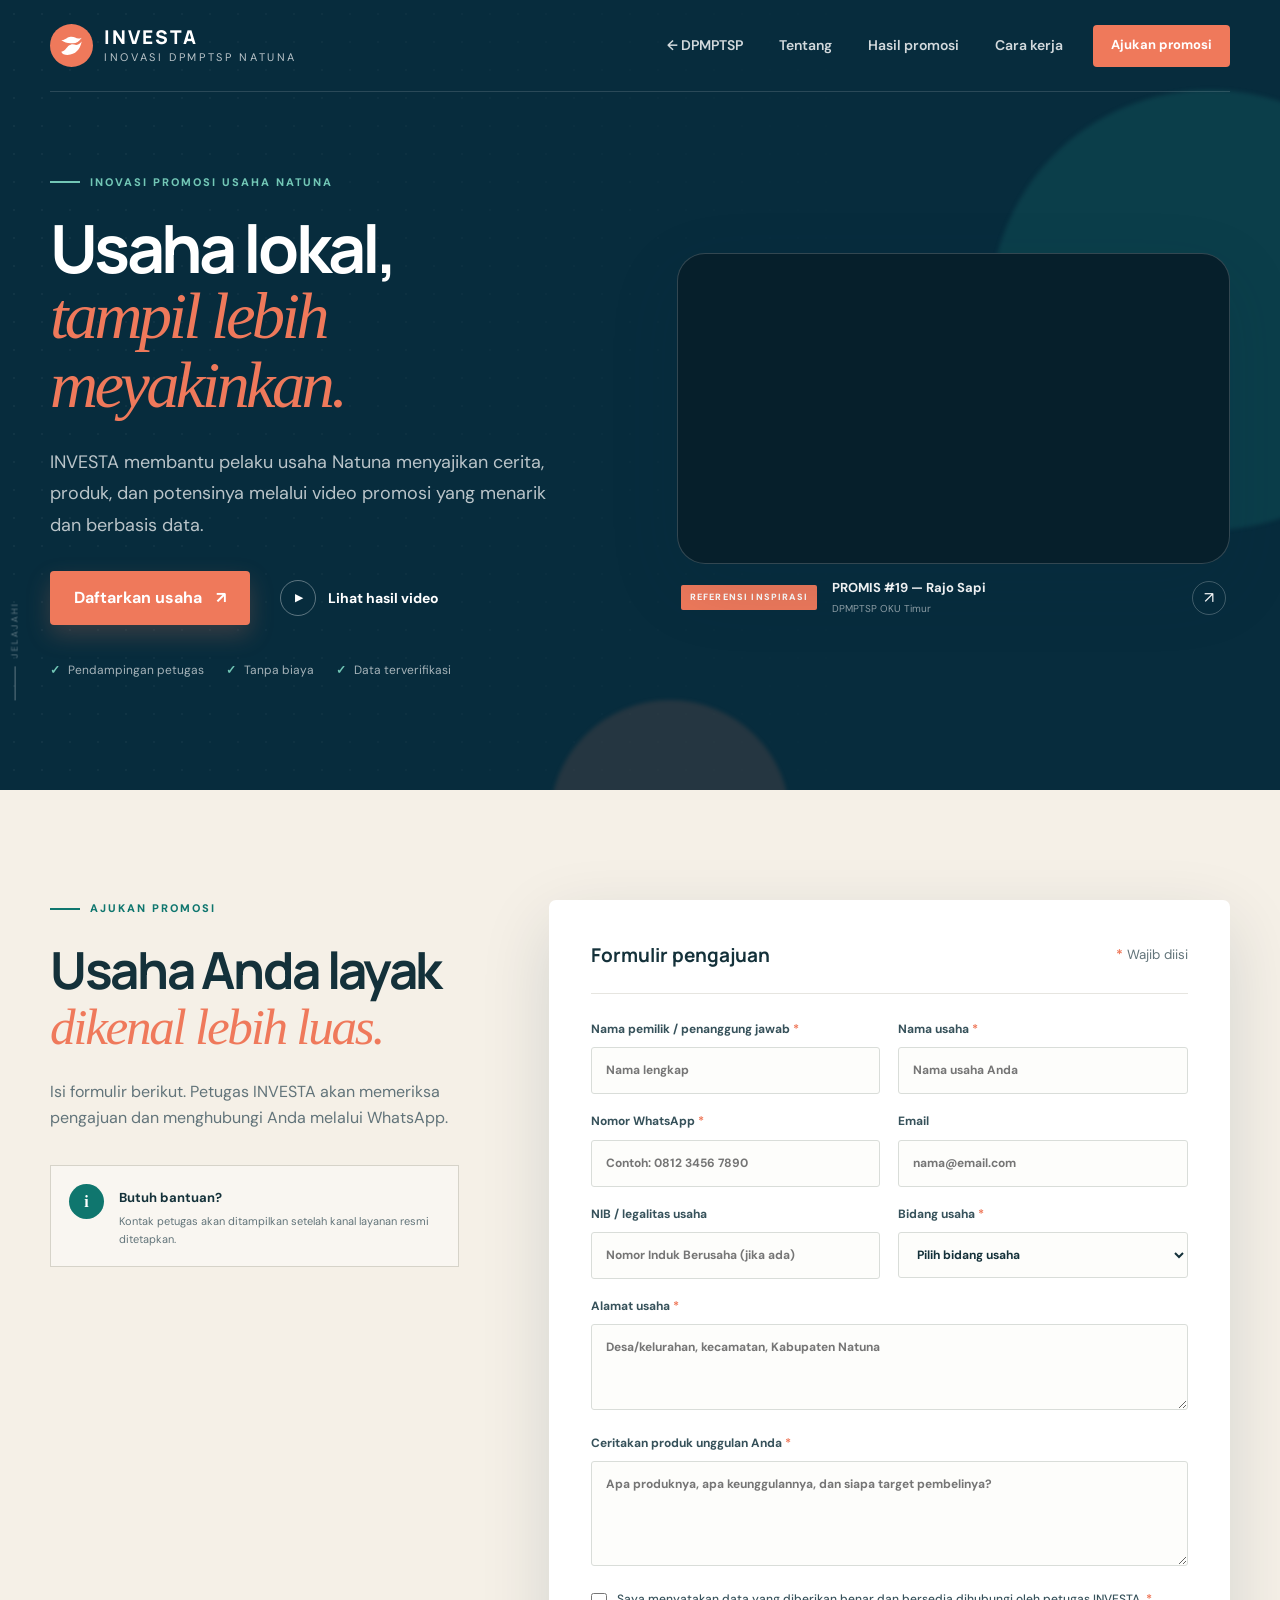
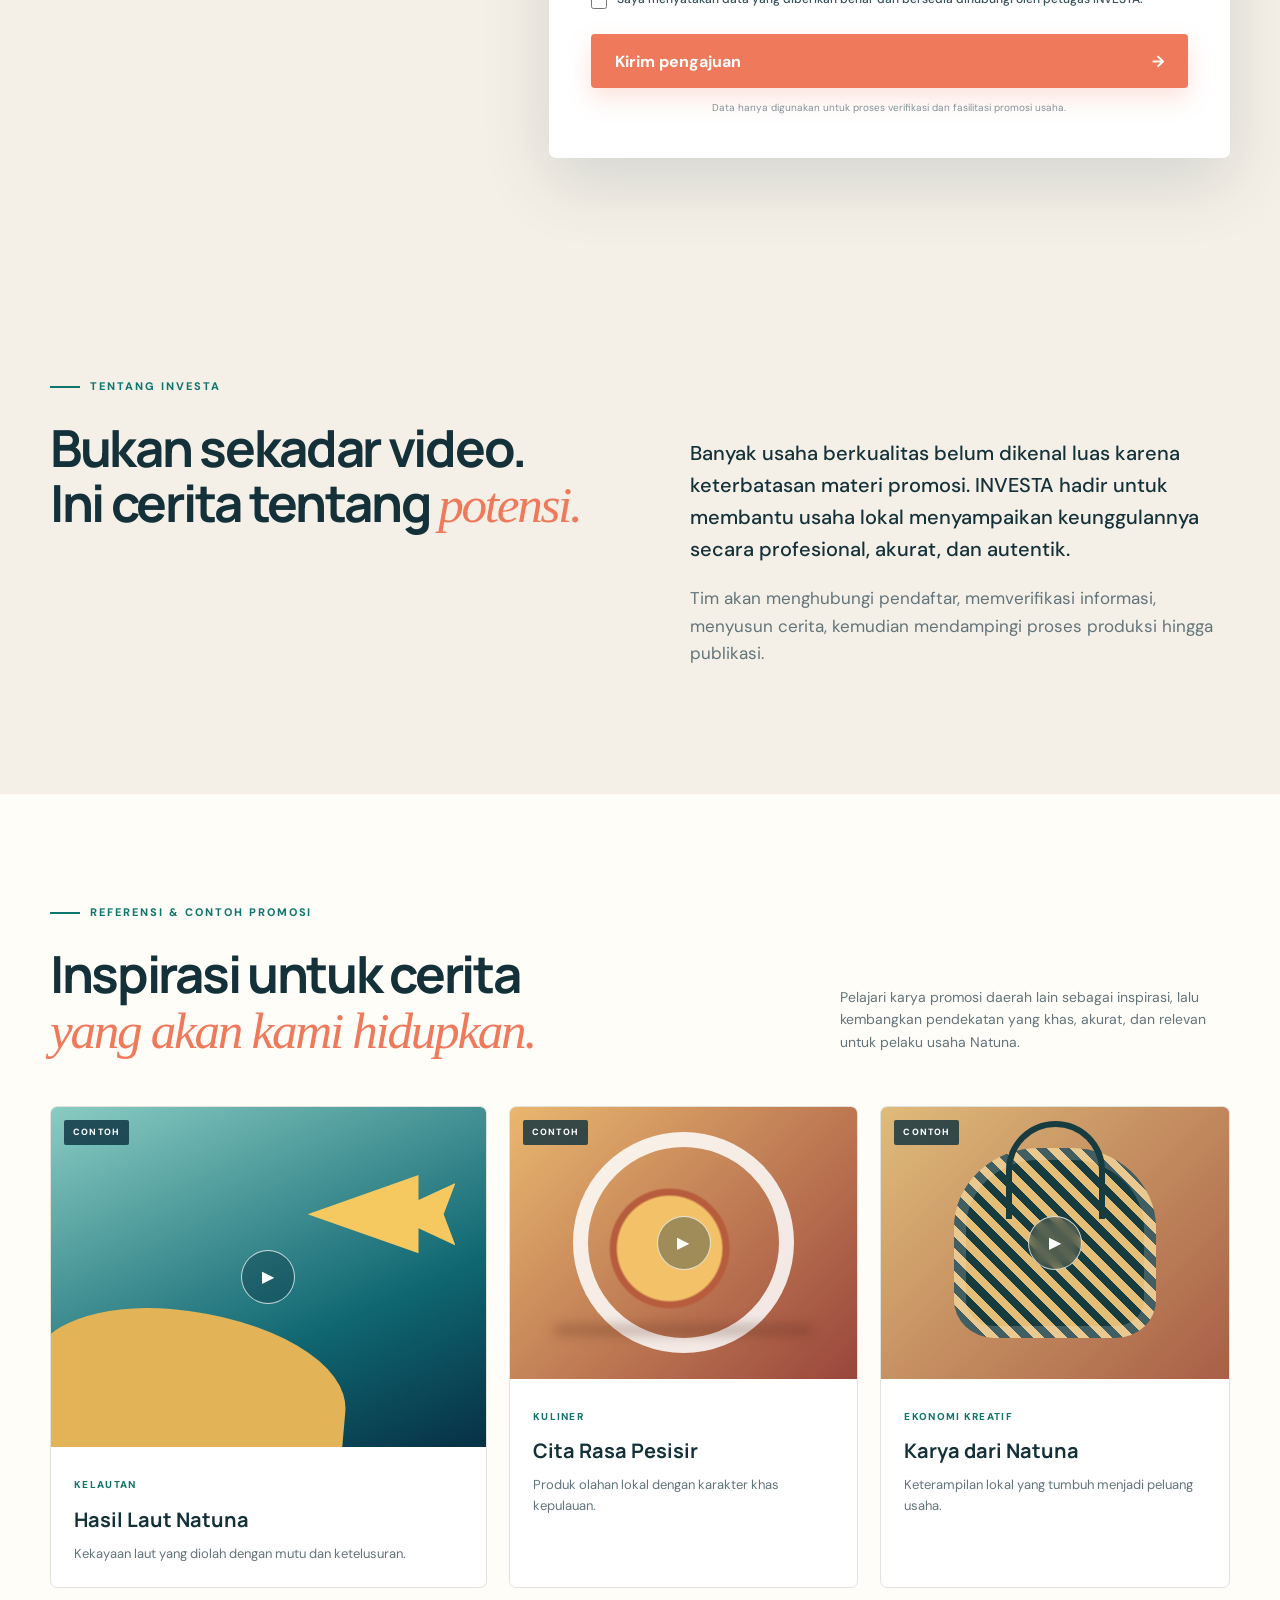
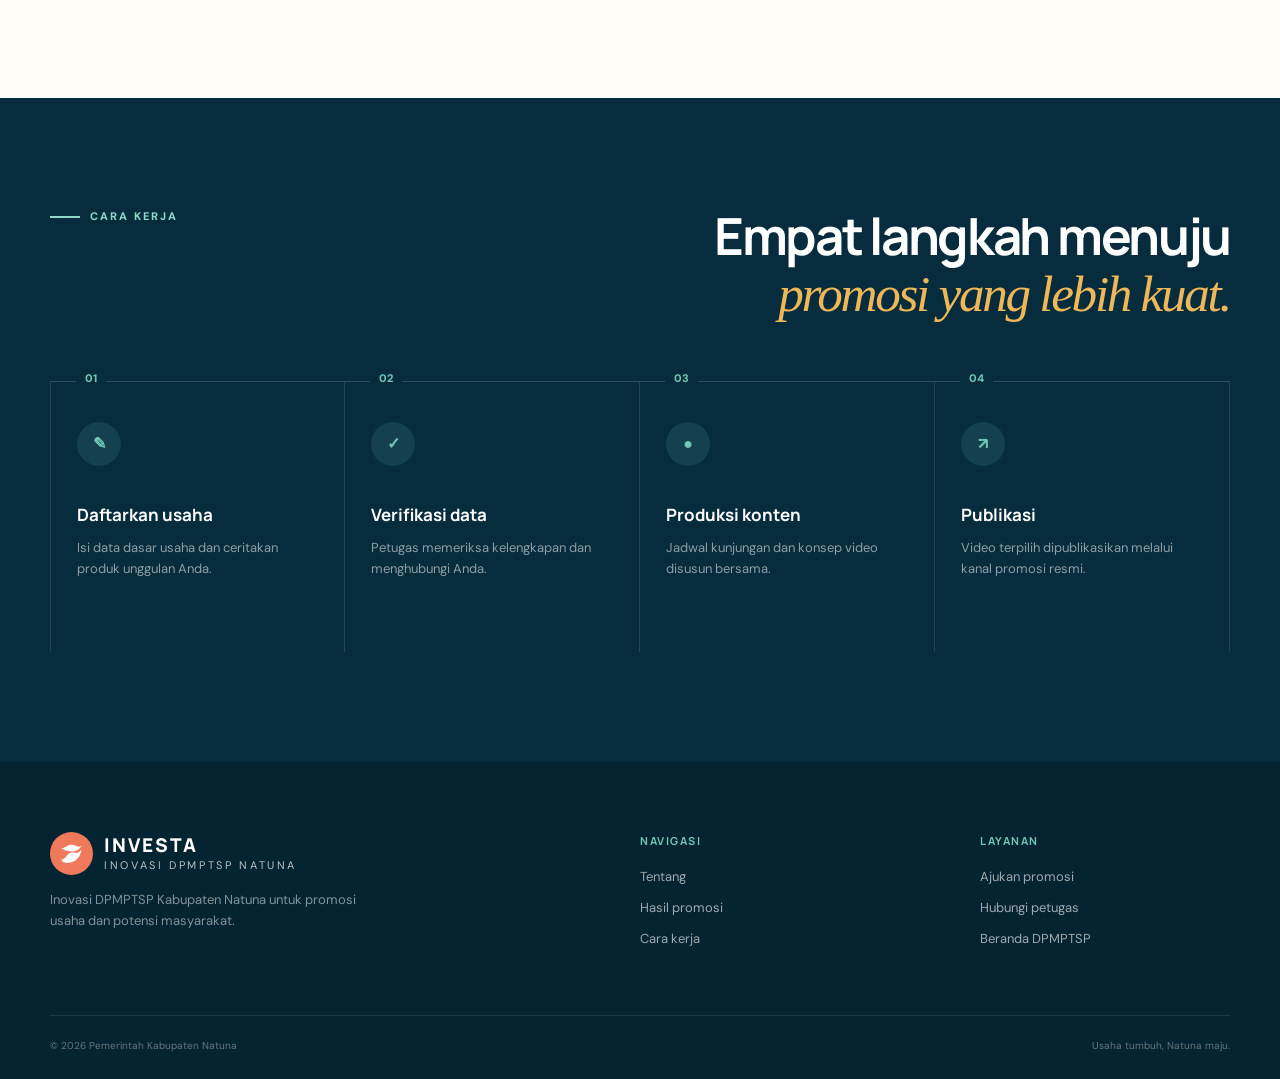
<file: dpmptsp/investa/index.html>
<!doctype html>
<html lang="id">
<head>
  <meta charset="utf-8">
  <meta name="viewport" content="width=device-width, initial-scale=1">
  <meta name="description" content="INVESTA adalah inovasi DPMPTSP Kabupaten Natuna yang membantu pelaku usaha mendapatkan materi promosi yang menarik, akurat, dan siap menjangkau pasar lebih luas.">
  <meta name="theme-color" content="#072c3d">
  <title>INVESTA Natuna | Inovasi DPMPTSP Kabupaten Natuna</title>
  <link rel="preconnect" href="https://fonts.googleapis.com">
  <link rel="preconnect" href="https://fonts.gstatic.com" crossorigin>
  <link href="https://fonts.googleapis.com/css2?family=DM+Sans:wght@400;500;600;700&family=Manrope:wght@500;600;700;800&display=swap" rel="stylesheet">
  <link rel="stylesheet" href="styles.css">
</head>
<body>
  <a class="skip-link" href="#main">Lewati ke konten utama</a>

  <header class="site-header" id="beranda">
    <div class="nav-wrap shell">
      <a class="brand" href="/investa/" aria-label="INVESTA Natuna, kembali ke awal halaman">
        <span class="brand-mark" aria-hidden="true">
          <svg viewBox="0 0 42 42" role="img"><path d="M8 29c6-1 7-8 12-9 5-2 7 4 14-4-2 10-8 17-18 17-4 0-7-1-8-4Z"/><path d="M8 14c5 1 8-5 13-4 5 0 7 4 13 1-4 6-8 8-14 7-5 0-8-1-12-4Z"/></svg>
        </span>
        <span><strong>INVESTA</strong><small>Inovasi DPMPTSP Natuna</small></span>
      </a>
      <nav aria-label="Navigasi utama">
        <a class="parent-link" href="../">← DPMPTSP</a>
        <a href="#tentang">Tentang</a>
        <a href="#karya">Hasil promosi</a>
        <a href="#alur">Cara kerja</a>
      </nav>
      <a class="button button-small" href="#daftar">Ajukan promosi</a>
      <button class="menu-button" type="button" aria-label="Buka menu" aria-expanded="false">
        <span></span><span></span><span></span>
      </button>
    </div>
  </header>

  <main id="main">
    <section class="hero">
      <div class="hero-glow hero-glow-one"></div>
      <div class="hero-glow hero-glow-two"></div>
      <div class="shell hero-grid">
        <div class="hero-copy reveal">
          <p class="eyebrow"><span></span> Inovasi promosi usaha Natuna</p>
          <h1>Usaha lokal,<br><em>tampil lebih<br class="mobile-break"> meyakinkan.</em></h1>
          <p class="hero-lead">INVESTA membantu pelaku usaha Natuna menyajikan cerita, produk, dan potensinya melalui video promosi yang menarik dan berbasis data.</p>
          <div class="hero-actions">
            <a class="button" href="#daftar">Daftarkan usaha <span aria-hidden="true">↗</span></a>
            <a class="text-link" href="#karya"><span class="play-mini" aria-hidden="true">▶</span> Lihat hasil video</a>
          </div>
          <div class="trust-row" aria-label="Keunggulan layanan">
            <span><b>✓</b> Pendampingan petugas</span>
            <span><b>✓</b> Tanpa biaya</span>
            <span><b>✓</b> Data terverifikasi</span>
          </div>
        </div>

        <div class="hero-visual reveal delay-one" aria-label="Video referensi promosi usaha untuk tim INVESTA">
          <div class="video-feature hero-video-feature">
            <iframe src="https://www.youtube-nocookie.com/embed/cwpZu4GXoRE" title="PROMIS #19 Peternakan dan Penggemukan Rajo Sapi — DPMPTSP OKU Timur" loading="eager" allow="accelerometer; autoplay; clipboard-write; encrypted-media; gyroscope; picture-in-picture; web-share" referrerpolicy="strict-origin-when-cross-origin" allowfullscreen></iframe>
          </div>
          <div class="hero-video-meta">
            <span class="category-pill">Referensi inspirasi</span>
            <div><strong>PROMIS #19 — Rajo Sapi</strong><small>DPMPTSP OKU Timur</small></div>
            <a href="https://youtu.be/cwpZu4GXoRE" target="_blank" rel="noopener noreferrer" aria-label="Buka video PROMIS #19 di YouTube">↗</a>
          </div>
        </div>
      </div>
      <div class="scroll-cue"><span></span>Jelajahi</div>
    </section>

    <section class="apply section" id="daftar">
      <div class="shell apply-grid">
        <div class="apply-copy">
          <p class="eyebrow dark"><span></span> Ajukan promosi</p>
          <h2>Usaha Anda layak<br><em>dikenal lebih luas.</em></h2>
          <p>Isi formulir berikut. Petugas INVESTA akan memeriksa pengajuan dan menghubungi Anda melalui WhatsApp.</p>
          <div class="contact-card">
            <span class="contact-icon">i</span>
            <div><strong>Butuh bantuan?</strong><p>Kontak petugas akan ditampilkan setelah kanal layanan resmi ditetapkan.</p></div>
          </div>
        </div>

        <form class="apply-form" id="application-form" novalidate>
          <div class="form-heading"><span>Formulir pengajuan</span><small><b>*</b> Wajib diisi</small></div>
          <div class="field-row">
            <label>Nama pemilik / penanggung jawab <b>*</b><input name="name" type="text" autocomplete="name" required placeholder="Nama lengkap"><small class="error"></small></label>
            <label>Nama usaha <b>*</b><input name="businessName" type="text" required placeholder="Nama usaha Anda"><small class="error"></small></label>
          </div>
          <div class="field-row">
            <label>Nomor WhatsApp <b>*</b><input name="whatsapp" type="tel" inputmode="tel" autocomplete="tel" required placeholder="Contoh: 0812 3456 7890"><small class="error"></small></label>
            <label>Email<input name="email" type="email" autocomplete="email" placeholder="nama@email.com"><small class="error"></small></label>
          </div>
          <div class="field-row">
            <label>NIB / legalitas usaha<input name="nib" type="text" inputmode="numeric" placeholder="Nomor Induk Berusaha (jika ada)"><small class="error"></small></label>
            <label>Bidang usaha <b>*</b><select name="category" required><option value="">Pilih bidang usaha</option><option>Kelautan dan perikanan</option><option>Pertanian dan perkebunan</option><option>Kuliner dan produk olahan</option><option>Pariwisata</option><option>Kerajinan dan ekonomi kreatif</option><option>Perdagangan dan jasa</option><option>Lainnya</option></select><small class="error"></small></label>
          </div>
          <label>Alamat usaha <b>*</b><textarea name="address" required rows="3" placeholder="Desa/kelurahan, kecamatan, Kabupaten Natuna"></textarea><small class="error"></small></label>
          <label>Ceritakan produk unggulan Anda <b>*</b><textarea name="story" required rows="4" minlength="20" placeholder="Apa produknya, apa keunggulannya, dan siapa target pembelinya?"></textarea><small class="error"></small></label>
          <label class="consent"><input name="consent" type="checkbox" required><span>Saya menyatakan data yang diberikan benar dan bersedia dihubungi oleh petugas INVESTA. <b>*</b></span></label>
          <button class="button submit-button" type="submit"><span>Kirim pengajuan</span><span aria-hidden="true">→</span></button>
          <p class="privacy-note">Data hanya digunakan untuk proses verifikasi dan fasilitasi promosi usaha.</p>
        </form>
      </div>
    </section>

    <section class="intro section" id="tentang">
      <div class="shell intro-grid">
        <div>
          <p class="eyebrow dark"><span></span> Tentang INVESTA</p>
          <h2>Bukan sekadar video.<br>Ini cerita tentang <em>potensi.</em></h2>
        </div>
        <div class="intro-copy">
          <p>Banyak usaha berkualitas belum dikenal luas karena keterbatasan materi promosi. INVESTA hadir untuk membantu usaha lokal menyampaikan keunggulannya secara profesional, akurat, dan autentik.</p>
          <p>Tim akan menghubungi pendaftar, memverifikasi informasi, menyusun cerita, kemudian mendampingi proses produksi hingga publikasi.</p>
        </div>
      </div>
    </section>

    <section class="showcase section" id="karya">
      <div class="shell">
        <div class="section-head">
          <div>
            <p class="eyebrow dark"><span></span> Referensi &amp; contoh promosi</p>
            <h2>Inspirasi untuk cerita<br><em>yang akan kami hidupkan.</em></h2>
          </div>
          <p class="section-note">Pelajari karya promosi daerah lain sebagai inspirasi, lalu kembangkan pendekatan yang khas, akurat, dan relevan untuk pelaku usaha Natuna.</p>
        </div>

        <div class="video-grid">
          <article class="video-card feature-card" tabindex="0">
            <div class="card-art art-sea"><span class="demo-badge">CONTOH</span><button aria-label="Putar contoh video hasil laut">▶</button></div>
            <div class="card-body"><span>Kelautan</span><h3>Hasil Laut Natuna</h3><p>Kekayaan laut yang diolah dengan mutu dan ketelusuran.</p></div>
          </article>
          <article class="video-card" tabindex="0">
            <div class="card-art art-food"><span class="demo-badge">CONTOH</span><button aria-label="Putar contoh video kuliner">▶</button></div>
            <div class="card-body"><span>Kuliner</span><h3>Cita Rasa Pesisir</h3><p>Produk olahan lokal dengan karakter khas kepulauan.</p></div>
          </article>
          <article class="video-card" tabindex="0">
            <div class="card-art art-craft"><span class="demo-badge">CONTOH</span><button aria-label="Putar contoh video kerajinan">▶</button></div>
            <div class="card-body"><span>Ekonomi kreatif</span><h3>Karya dari Natuna</h3><p>Keterampilan lokal yang tumbuh menjadi peluang usaha.</p></div>
          </article>
        </div>
      </div>
    </section>

    <section class="process section" id="alur">
      <div class="shell">
        <div class="process-title">
          <p class="eyebrow light"><span></span> Cara kerja</p>
          <h2>Empat langkah menuju<br><em>promosi yang lebih kuat.</em></h2>
        </div>
        <ol class="steps">
          <li><span class="step-number">01</span><div class="step-icon">✎</div><h3>Daftarkan usaha</h3><p>Isi data dasar usaha dan ceritakan produk unggulan Anda.</p></li>
          <li><span class="step-number">02</span><div class="step-icon">✓</div><h3>Verifikasi data</h3><p>Petugas memeriksa kelengkapan dan menghubungi Anda.</p></li>
          <li><span class="step-number">03</span><div class="step-icon">●</div><h3>Produksi konten</h3><p>Jadwal kunjungan dan konsep video disusun bersama.</p></li>
          <li><span class="step-number">04</span><div class="step-icon">↗</div><h3>Publikasi</h3><p>Video terpilih dipublikasikan melalui kanal promosi resmi.</p></li>
        </ol>
      </div>
    </section>

  </main>

  <footer>
    <div class="shell footer-grid">
      <div class="footer-brand"><div class="brand"><span class="brand-mark" aria-hidden="true"><svg viewBox="0 0 42 42"><path d="M8 29c6-1 7-8 12-9 5-2 7 4 14-4-2 10-8 17-18 17-4 0-7-1-8-4Z"/><path d="M8 14c5 1 8-5 13-4 5 0 7 4 13 1-4 6-8 8-14 7-5 0-8-1-12-4Z"/></svg></span><span><strong>INVESTA</strong><small>Inovasi DPMPTSP Natuna</small></span></div><p>Inovasi DPMPTSP Kabupaten Natuna untuk promosi usaha dan potensi masyarakat.</p></div>
      <div><h3>Navigasi</h3><a href="#tentang">Tentang</a><a href="#karya">Hasil promosi</a><a href="#alur">Cara kerja</a></div>
      <div><h3>Layanan</h3><a href="#daftar">Ajukan promosi</a><a href="#daftar">Hubungi petugas</a><a href="../">Beranda DPMPTSP</a></div>
    </div>
    <div class="shell footer-bottom"><span>© <span id="year"></span> Pemerintah Kabupaten Natuna</span><span>Usaha tumbuh, Natuna maju.</span></div>
  </footer>

  <dialog id="success-dialog">
    <button class="dialog-close" type="button" aria-label="Tutup">×</button>
    <div class="success-icon">✓</div>
    <p class="eyebrow dark">Pengajuan diterima</p>
    <h2>Terima kasih!</h2>
    <p>Data Anda sudah tercatat pada prototipe INVESTA. Simpan nomor pengajuan berikut:</p>
    <strong class="reference-number" id="reference-number"></strong>
    <p class="dialog-note">Pada versi produksi, petugas akan menerima data ini melalui sistem dan menghubungi Anda.</p>
    <button class="button dialog-action" type="button">Selesai</button>
  </dialog>

  <div class="toast" id="toast" role="status" aria-live="polite">Video contoh akan ditautkan setelah konten resmi tersedia.</div>
  <script src="app.js"></script>
</body>
</html>
</file>
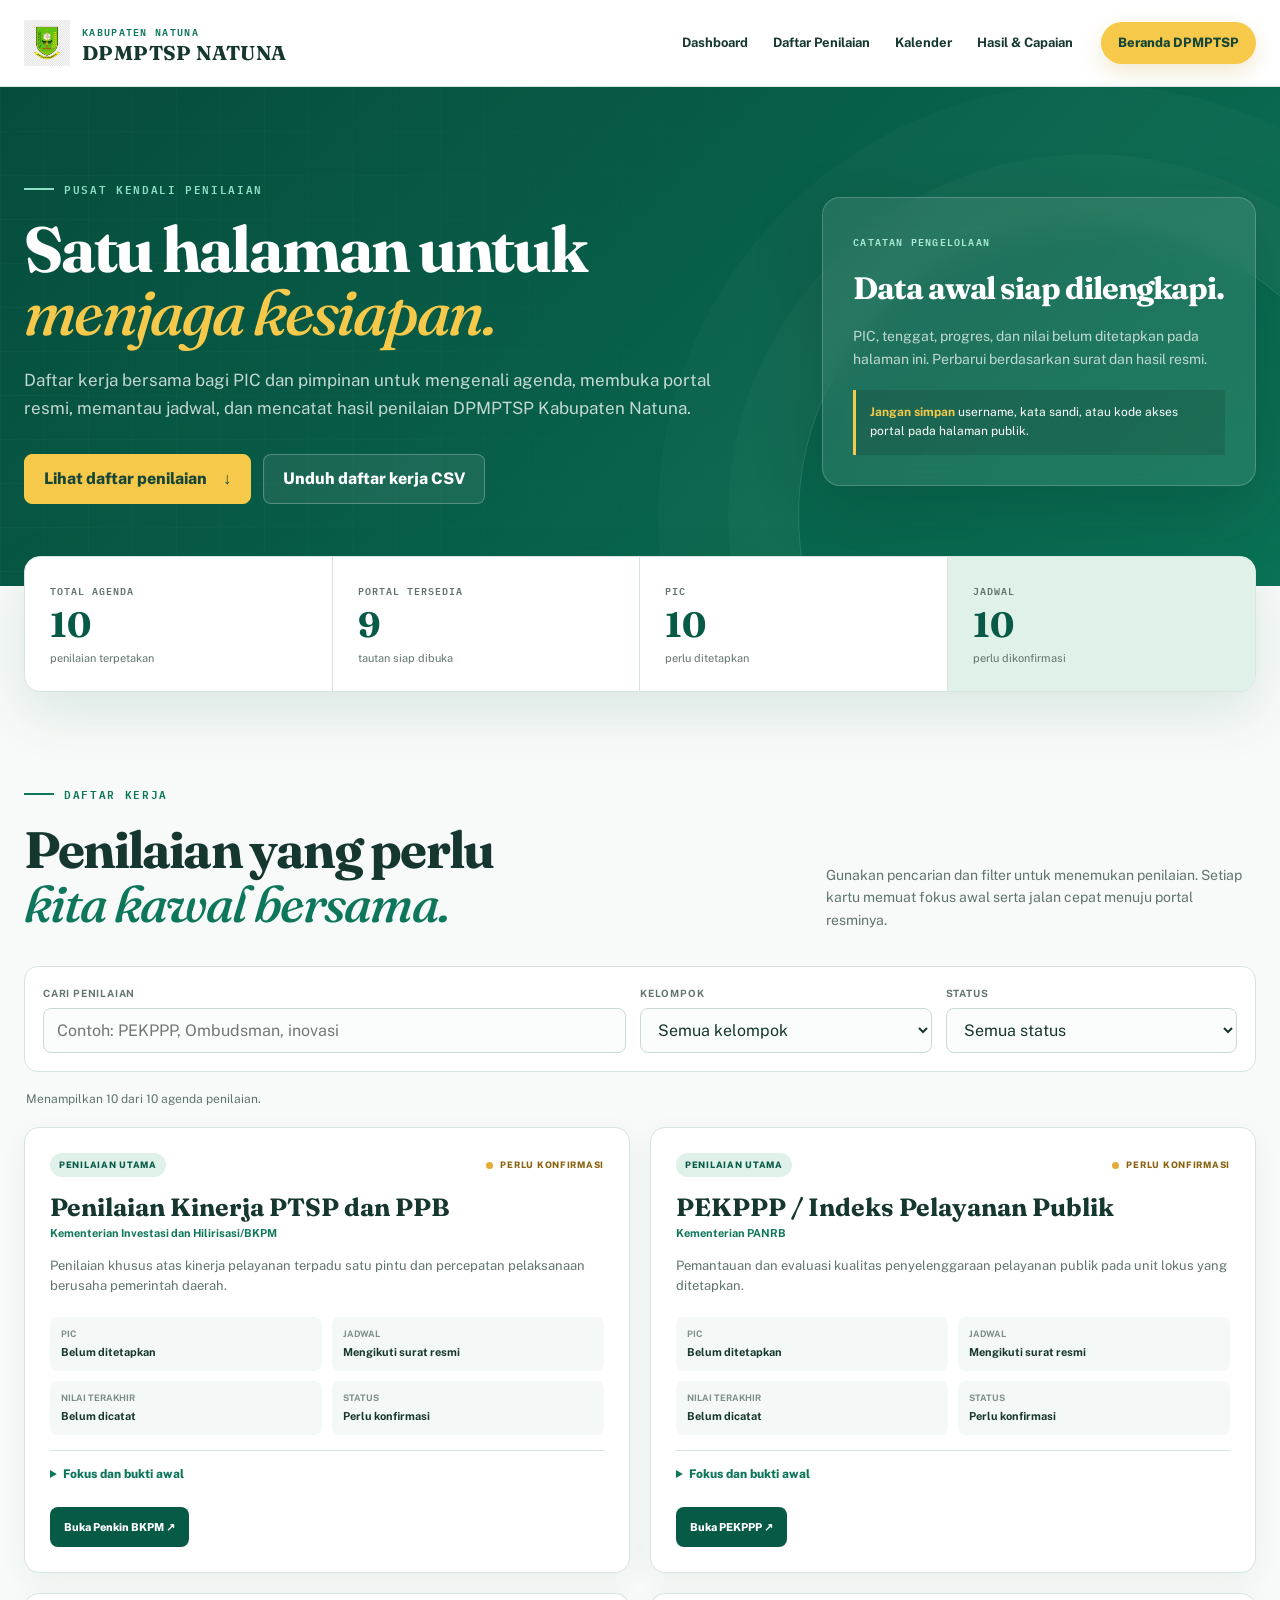
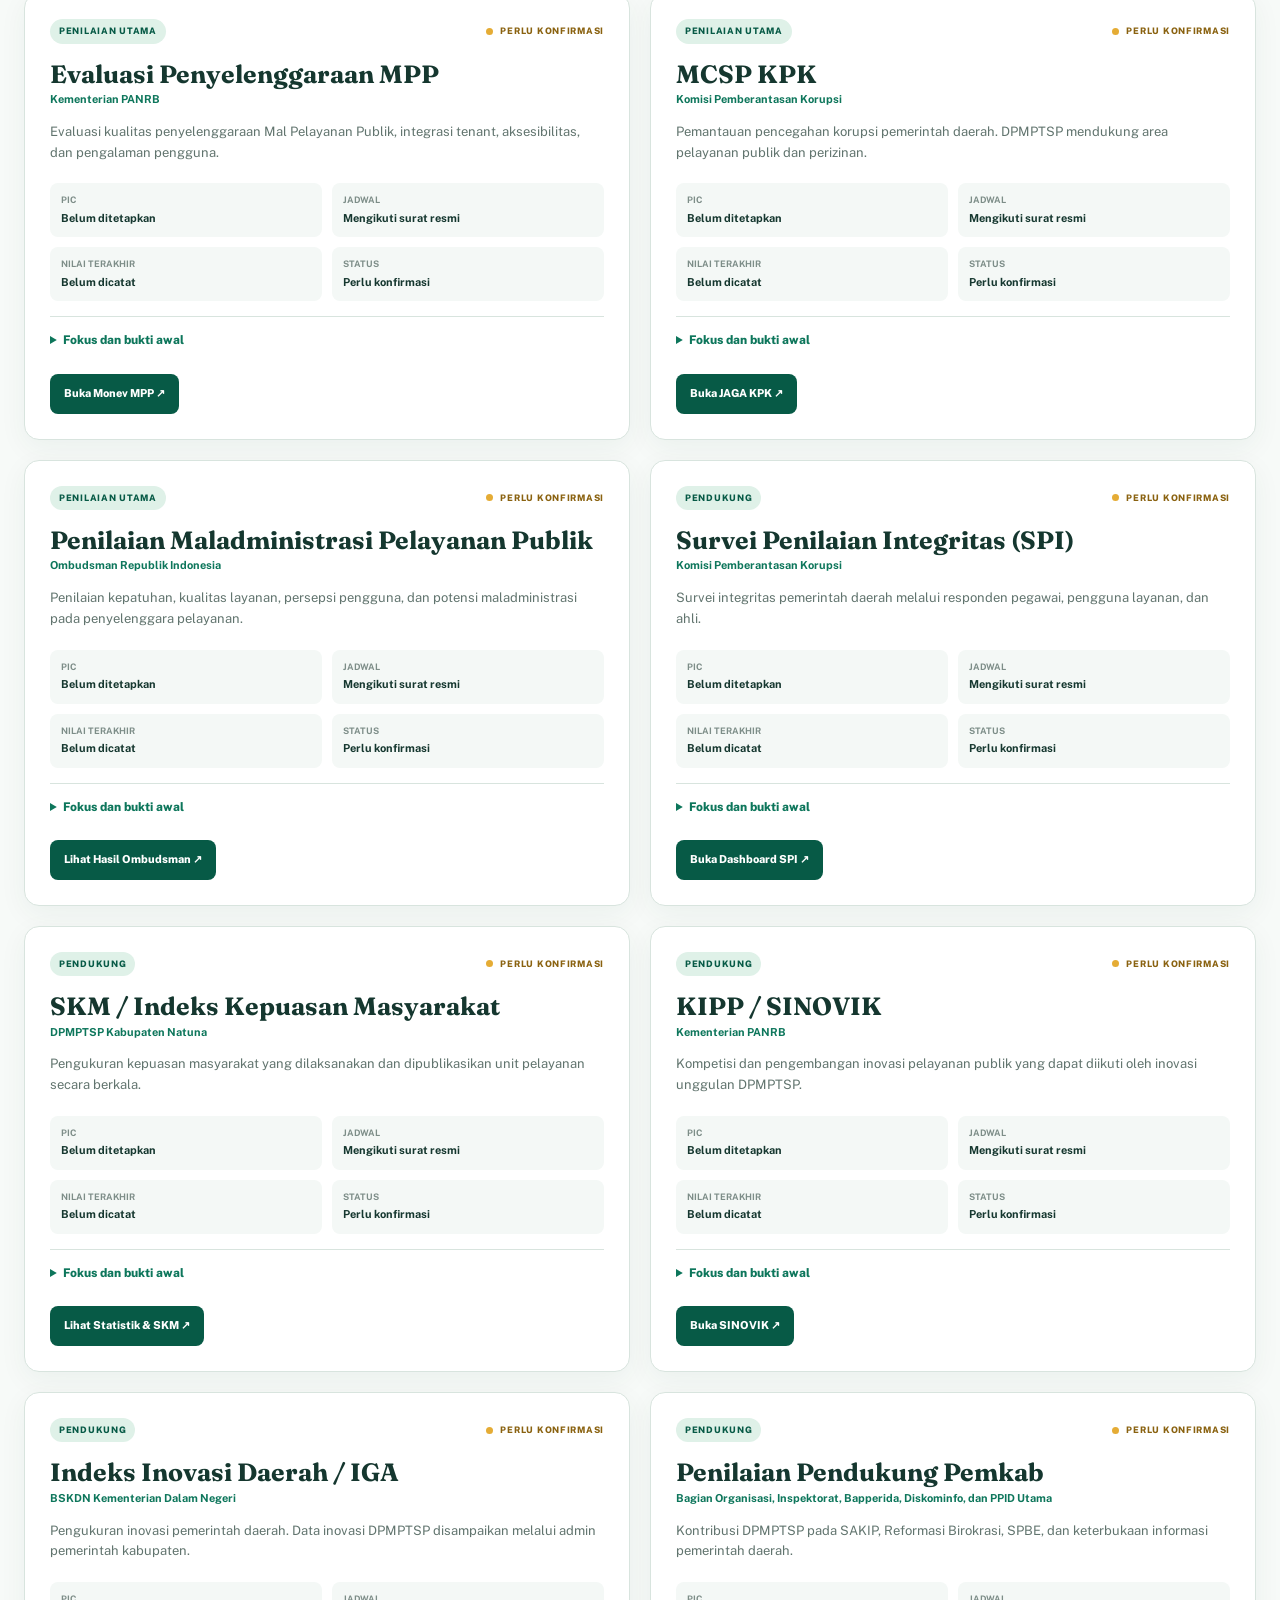
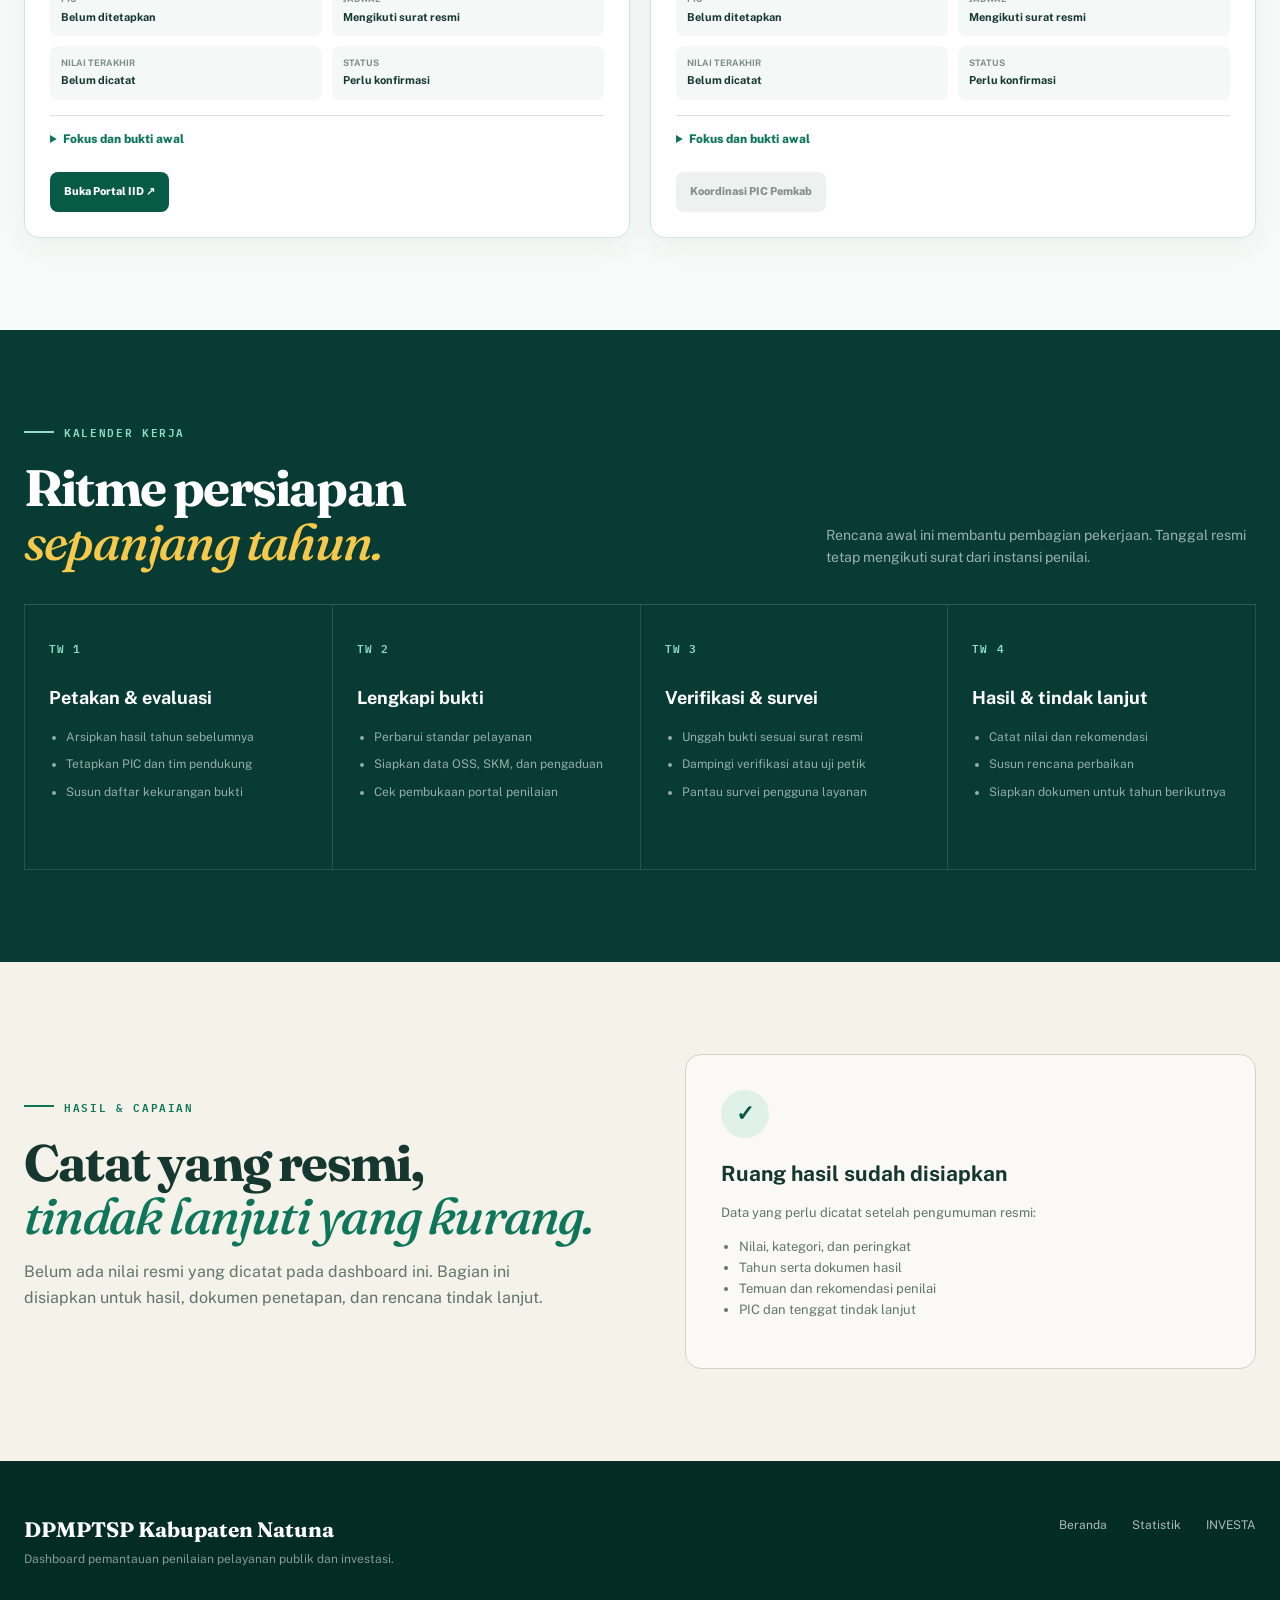
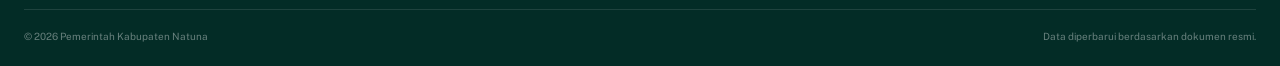
<file: dpmptsp/penilaian/index.html>
<!doctype html>
<html lang="id">
<head>
  <meta charset="utf-8">
  <meta name="viewport" content="width=device-width, initial-scale=1">
  <meta name="description" content="Dashboard penilaian DPMPTSP Kabupaten Natuna untuk memantau agenda, PIC, jadwal, portal, dan hasil penilaian pelayanan publik.">
  <meta name="theme-color" content="#075a46">
  <title>Dashboard Penilaian | DPMPTSP Kabupaten Natuna</title>
  <link rel="preconnect" href="https://fonts.googleapis.com">
  <link rel="preconnect" href="https://fonts.gstatic.com" crossorigin>
  <link href="https://fonts.googleapis.com/css2?family=Fraunces:opsz,wght@9..144,500;9..144,600;9..144,700&family=IBM+Plex+Mono:wght@500;600&family=Public+Sans:wght@400;500;600;700;800&display=swap" rel="stylesheet">
  <link rel="stylesheet" href="styles.css">
</head>
<body>
  <a class="skip-link" href="#main">Lewati ke konten utama</a>

  <header class="site-header">
    <div class="shell nav-row">
      <a class="brand" href="../" aria-label="Kembali ke beranda DPMPTSP Natuna">
        <img src="../assets/logo-natuna.webp" alt="Logo Kabupaten Natuna">
        <span><small>Kabupaten Natuna</small><strong>DPMPTSP NATUNA</strong></span>
      </a>
      <button class="menu-toggle" type="button" aria-label="Buka menu" aria-expanded="false"><span></span><span></span><span></span></button>
      <nav aria-label="Navigasi halaman penilaian">
        <a href="#dashboard">Dashboard</a>
        <a href="#daftar">Daftar Penilaian</a>
        <a href="#kalender">Kalender</a>
        <a href="#hasil">Hasil &amp; Capaian</a>
      </nav>
      <a class="home-button" href="../">Beranda DPMPTSP</a>
    </div>
  </header>

  <main id="main">
    <section class="hero" id="dashboard">
      <div class="hero-grid" aria-hidden="true"></div>
      <div class="shell hero-content">
        <div class="hero-copy">
          <p class="eyebrow"><span></span>Pusat kendali penilaian</p>
          <h1>Satu halaman untuk<br><em>menjaga kesiapan.</em></h1>
          <p class="lead">Daftar kerja bersama bagi PIC dan pimpinan untuk mengenali agenda, membuka portal resmi, memantau jadwal, dan mencatat hasil penilaian DPMPTSP Kabupaten Natuna.</p>
          <div class="hero-actions">
            <a class="button primary" href="#daftar">Lihat daftar penilaian <span>↓</span></a>
            <button class="button secondary" id="downloadCsv" type="button">Unduh daftar kerja CSV</button>
          </div>
        </div>
        <aside class="hero-note">
          <span class="note-kicker">Catatan pengelolaan</span>
          <h2>Data awal siap dilengkapi.</h2>
          <p>PIC, tenggat, progres, dan nilai belum ditetapkan pada halaman ini. Perbarui berdasarkan surat dan hasil resmi.</p>
          <div class="security-note"><b>Jangan simpan</b> username, kata sandi, atau kode akses portal pada halaman publik.</div>
        </aside>
      </div>
    </section>

    <section class="summary-section" aria-label="Ringkasan dashboard">
      <div class="shell summary-grid">
        <article><span>Total agenda</span><strong id="totalCount">10</strong><small>penilaian terpetakan</small></article>
        <article><span>Portal tersedia</span><strong id="portalCount">9</strong><small>tautan siap dibuka</small></article>
        <article><span>PIC</span><strong id="picCount">10</strong><small>perlu ditetapkan</small></article>
        <article class="highlight"><span>Jadwal</span><strong id="scheduleCount">10</strong><small>perlu dikonfirmasi</small></article>
      </div>
    </section>

    <section class="section assessments" id="daftar">
      <div class="shell">
        <div class="section-heading">
          <div><p class="eyebrow dark"><span></span>Daftar kerja</p><h2>Penilaian yang perlu<br><em>kita kawal bersama.</em></h2></div>
          <p>Gunakan pencarian dan filter untuk menemukan penilaian. Setiap kartu memuat fokus awal serta jalan cepat menuju portal resminya.</p>
        </div>
        <div class="toolbar" role="search">
          <label class="search-field"><span>Cari penilaian</span><input id="searchInput" type="search" placeholder="Contoh: PEKPPP, Ombudsman, inovasi"></label>
          <label><span>Kelompok</span><select id="typeFilter"><option value="all">Semua kelompok</option><option value="utama">Penilaian utama</option><option value="pendukung">Penilaian pendukung</option></select></label>
          <label><span>Status</span><select id="statusFilter"><option value="all">Semua status</option><option value="Perlu konfirmasi">Perlu konfirmasi</option><option value="Persiapan">Persiapan</option><option value="Berjalan">Berjalan</option><option value="Menunggu hasil">Menunggu hasil</option><option value="Selesai">Selesai</option></select></label>
        </div>
        <p class="result-count" id="resultCount" aria-live="polite"></p>
        <div class="assessment-grid" id="assessmentGrid"></div>
      </div>
    </section>

    <section class="section calendar-section" id="kalender">
      <div class="shell">
        <div class="section-heading light-heading">
          <div><p class="eyebrow light"><span></span>Kalender kerja</p><h2>Ritme persiapan<br><em>sepanjang tahun.</em></h2></div>
          <p>Rencana awal ini membantu pembagian pekerjaan. Tanggal resmi tetap mengikuti surat dari instansi penilai.</p>
        </div>
        <div class="quarter-grid">
          <article><span>TW 1</span><h3>Petakan &amp; evaluasi</h3><ul><li>Arsipkan hasil tahun sebelumnya</li><li>Tetapkan PIC dan tim pendukung</li><li>Susun daftar kekurangan bukti</li></ul></article>
          <article><span>TW 2</span><h3>Lengkapi bukti</h3><ul><li>Perbarui standar pelayanan</li><li>Siapkan data OSS, SKM, dan pengaduan</li><li>Cek pembukaan portal penilaian</li></ul></article>
          <article><span>TW 3</span><h3>Verifikasi &amp; survei</h3><ul><li>Unggah bukti sesuai surat resmi</li><li>Dampingi verifikasi atau uji petik</li><li>Pantau survei pengguna layanan</li></ul></article>
          <article><span>TW 4</span><h3>Hasil &amp; tindak lanjut</h3><ul><li>Catat nilai dan rekomendasi</li><li>Susun rencana perbaikan</li><li>Siapkan dokumen untuk tahun berikutnya</li></ul></article>
        </div>
      </div>
    </section>

    <section class="section results-section" id="hasil">
      <div class="shell results-grid">
        <div><p class="eyebrow dark"><span></span>Hasil &amp; capaian</p><h2>Catat yang resmi,<br><em>tindak lanjuti yang kurang.</em></h2><p class="results-lead">Belum ada nilai resmi yang dicatat pada dashboard ini. Bagian ini disiapkan untuk hasil, dokumen penetapan, dan rencana tindak lanjut.</p></div>
        <div class="empty-results">
          <div class="empty-icon" aria-hidden="true">✓</div>
          <h3>Ruang hasil sudah disiapkan</h3>
          <p>Data yang perlu dicatat setelah pengumuman resmi:</p>
          <ul><li>Nilai, kategori, dan peringkat</li><li>Tahun serta dokumen hasil</li><li>Temuan dan rekomendasi penilai</li><li>PIC dan tenggat tindak lanjut</li></ul>
        </div>
      </div>
    </section>
  </main>

  <footer>
    <div class="shell footer-row"><div><strong>DPMPTSP Kabupaten Natuna</strong><p>Dashboard pemantauan penilaian pelayanan publik dan investasi.</p></div><div><a href="../">Beranda</a><a href="../#kinerja">Statistik</a><a href="../investa/">INVESTA</a></div></div>
    <div class="shell footer-bottom"><span>© <span id="year"></span> Pemerintah Kabupaten Natuna</span><span>Data diperbarui berdasarkan dokumen resmi.</span></div>
  </footer>

  <script src="app.js"></script>
</body>
</html>
</file>
<file: dpmptsp/investa/styles.css>
:root {
  --navy: #072c3d;
  --navy-2: #0b3b4d;
  --teal: #0f766e;
  --mint: #72c7b6;
  --cream: #f5f0e7;
  --paper: #fffdf8;
  --coral: #ef795b;
  --gold: #eeb858;
  --ink: #14313a;
  --muted: #62747a;
  --line: #dcded8;
  --shadow: 0 24px 70px rgba(7, 44, 61, .14);
}

* { box-sizing: border-box; }
html { scroll-behavior: smooth; }
body { margin: 0; color: var(--ink); background: var(--paper); font-family: "DM Sans", sans-serif; line-height: 1.6; }
body.menu-open { overflow: hidden; }
a { color: inherit; text-decoration: none; }
button, input, select, textarea { font: inherit; }
button, a { -webkit-tap-highlight-color: transparent; }
.shell { width: min(1180px, calc(100% - 40px)); margin-inline: auto; }
.skip-link { position: fixed; z-index: 100; top: 8px; left: 8px; padding: 10px 16px; background: white; transform: translateY(-150%); }
.skip-link:focus { transform: none; }

.site-header { position: absolute; z-index: 20; top: 0; width: 100%; color: white; }
.nav-wrap { min-height: 92px; display: flex; align-items: center; justify-content: space-between; gap: 30px; border-bottom: 1px solid rgba(255,255,255,.14); }
.brand { display: inline-flex; align-items: center; gap: 11px; line-height: 1; }
.brand-mark { width: 43px; height: 43px; display: grid; place-items: center; border-radius: 50%; background: var(--coral); }
.brand-mark svg { width: 33px; fill: white; }
.brand strong { display: block; font: 800 19px/1 "Manrope", sans-serif; letter-spacing: .1em; }
.brand small { display: block; margin-top: 5px; font-size: 11px; text-transform: uppercase; letter-spacing: .24em; opacity: .72; }
nav { display: flex; align-items: center; gap: 36px; margin-left: auto; }
nav a { font-size: 14px; font-weight: 600; color: rgba(255,255,255,.82); }
nav a:hover { color: white; }
.button { display: inline-flex; align-items: center; justify-content: center; gap: 14px; min-height: 54px; padding: 0 24px; border: 0; border-radius: 4px; background: var(--coral); color: white; font-weight: 700; cursor: pointer; box-shadow: 0 10px 25px rgba(239,121,91,.22); transition: transform .2s, background .2s; }
.button:hover { transform: translateY(-2px); background: #e76749; }
.button-small { min-height: 42px; padding-inline: 18px; font-size: 13px; box-shadow: none; }
.menu-button { display: none; border: 0; background: transparent; padding: 8px; }
.menu-button span { display: block; width: 25px; height: 2px; margin: 5px; background: white; }

.hero { position: relative; min-height: 790px; overflow: hidden; color: white; background: var(--navy); }
.hero::before { content: ""; position: absolute; inset: 0; opacity: .24; background-image: radial-gradient(rgba(255,255,255,.18) 1px, transparent 1px); background-size: 28px 28px; mask-image: linear-gradient(to right, black, transparent 72%); }
.hero-grid { position: relative; z-index: 2; display: grid; grid-template-columns: .94fr 1.06fr; gap: 70px; align-items: center; min-height: 790px; padding-top: 80px; }
.hero-copy { padding-bottom: 16px; }
.eyebrow { display: flex; align-items: center; gap: 10px; margin: 0 0 24px; font-size: 11px; font-weight: 800; letter-spacing: .18em; text-transform: uppercase; color: var(--mint); }
.eyebrow span { width: 30px; height: 2px; background: currentColor; }
.eyebrow.dark { color: var(--teal); }
.eyebrow.light { color: #8fd9c9; }
h1, h2, h3 { font-family: "Manrope", sans-serif; }
h1 { margin: 0; max-width: 650px; font-size: clamp(3.2rem, 5.2vw, 5.45rem); line-height: .98; letter-spacing: -.055em; }
h1 em, h2 em { color: var(--coral); font-family: Georgia, serif; font-weight: 400; }
.mobile-break { display: none; }
.hero-lead { max-width: 570px; margin: 30px 0; color: rgba(255,255,255,.72); font-size: 18px; line-height: 1.75; }
.hero-actions { display: flex; align-items: center; gap: 30px; }
.text-link { display: inline-flex; align-items: center; gap: 12px; font-weight: 700; font-size: 14px; }
.play-mini { display: grid; place-items: center; width: 36px; height: 36px; padding-left: 2px; border: 1px solid rgba(255,255,255,.35); border-radius: 50%; font-size: 10px; }
.trust-row { display: flex; flex-wrap: wrap; gap: 22px; margin-top: 36px; color: rgba(255,255,255,.64); font-size: 12px; }
.trust-row b { color: var(--mint); margin-right: 5px; }
.hero-visual { position: relative; padding-left: 35px; }
.video-feature { position: relative; overflow: hidden; border-radius: 140px 140px 8px 8px; box-shadow: var(--shadow); }
.hero-video-feature { aspect-ratio: 16 / 9; border: 1px solid rgba(255,255,255,.18); border-radius: 28px; background: #061f2b; }
.hero-video-feature::after { display: none; }
.hero-video-feature iframe { position: absolute; inset: 0; width: 100%; height: 100%; border: 0; }
.hero-video-meta { display: flex; align-items: center; gap: 15px; margin: 14px 4px 0; }
.hero-video-meta .category-pill { flex: 0 0 auto; }
.hero-video-meta div { display: flex; min-width: 0; flex: 1; flex-direction: column; }
.hero-video-meta strong { overflow: hidden; color: white; font-size: 13px; text-overflow: ellipsis; white-space: nowrap; }
.hero-video-meta small { margin-top: 2px; color: rgba(255,255,255,.56); font-size: 10px; }
.hero-video-meta > a { display: grid; flex: 0 0 auto; place-items: center; width: 34px; height: 34px; border: 1px solid rgba(255,255,255,.24); border-radius: 50%; color: white; text-decoration: none; }
.hero-video-meta > a:hover, .hero-video-meta > a:focus { border-color: var(--coral); background: var(--coral); }
.video-photo { aspect-ratio: 1.08; background: #397b7a; }
.video-photo svg { display: block; width: 100%; height: 100%; }
.video-feature::after { content: ""; position: absolute; inset: 0; background: linear-gradient(transparent 45%, rgba(4,28,40,.88)); pointer-events: none; }
.play-button { position: absolute; z-index: 3; top: 42%; left: 50%; width: 74px; height: 74px; padding-left: 5px; transform: translate(-50%,-50%); border: 1px solid rgba(255,255,255,.6); border-radius: 50%; color: white; background: rgba(255,255,255,.16); backdrop-filter: blur(8px); cursor: pointer; transition: .2s; }
.play-button:hover { transform: translate(-50%,-50%) scale(1.08); background: var(--coral); }
.video-caption { position: absolute; z-index: 4; left: 35px; right: 35px; bottom: 27px; }
.video-caption h2 { margin: 9px 0 2px; max-width: 390px; font-size: 25px; line-height: 1.25; }
.video-caption p { margin: 0; font-size: 12px; color: rgba(255,255,255,.6); }
.category-pill, .demo-badge { padding: 5px 9px; border-radius: 2px; font-size: 9px; font-weight: 800; letter-spacing: .13em; text-transform: uppercase; color: white; background: var(--coral); }
.floating-card { position: absolute; z-index: 5; display: flex; align-items: center; gap: 11px; color: var(--ink); background: white; border-radius: 5px; box-shadow: var(--shadow); }
.card-top { top: 21%; right: -35px; flex-direction: column; align-items: flex-start; gap: 0; padding: 15px 20px; }
.card-top strong { color: var(--teal); font: 800 24px/1.2 "Manrope"; }
.card-top span, .card-bottom span { font-size: 10px; color: var(--muted); }
.card-bottom { left: 0; bottom: 80px; padding: 13px 18px; }
.card-bottom div { display: flex; flex-direction: column; }
.card-bottom strong { font-size: 12px; }
.pulse-dot { width: 9px; height: 9px; border-radius: 50%; background: #2fb57a; box-shadow: 0 0 0 5px rgba(47,181,122,.15); }
.hero-glow { position: absolute; border-radius: 50%; filter: blur(2px); }
.hero-glow-one { width: 440px; height: 440px; right: -150px; top: 90px; background: rgba(31,127,123,.22); }
.hero-glow-two { width: 240px; height: 240px; left: 43%; bottom: -150px; background: rgba(239,121,91,.13); }
.scroll-cue { position: absolute; z-index: 4; left: 22px; bottom: 90px; display: flex; align-items: center; gap: 8px; transform: rotate(-90deg); transform-origin: left bottom; color: rgba(255,255,255,.35); font-size: 9px; letter-spacing: .22em; text-transform: uppercase; }
.scroll-cue span { width: 34px; height: 1px; background: currentColor; }

.section { padding: 110px 0; }
.intro { background: var(--cream); }
.intro-grid { display: grid; grid-template-columns: 1fr 1fr; gap: 100px; }
h2 { margin: 0; font-size: clamp(2.2rem, 4vw, 4rem); line-height: 1.08; letter-spacing: -.045em; }
.intro-copy { padding-top: 39px; font-size: 17px; color: var(--muted); }
.intro-copy p:first-child { color: var(--ink); font-size: 20px; font-weight: 500; }

.showcase { background: var(--paper); }
.section-head { display: flex; align-items: flex-end; justify-content: space-between; gap: 80px; margin-bottom: 48px; }
.section-note { max-width: 390px; margin: 0 0 5px; color: var(--muted); font-size: 14px; }
.video-grid { display: grid; grid-template-columns: 1.25fr 1fr 1fr; gap: 22px; }
.video-card { overflow: hidden; border: 1px solid #e2e2db; border-radius: 7px; background: white; transition: transform .25s, box-shadow .25s; }
.video-card:hover, .video-card:focus { outline: none; transform: translateY(-6px); box-shadow: 0 22px 60px rgba(7,44,61,.12); }
.card-art { position: relative; display: grid; place-items: center; aspect-ratio: 1.28; overflow: hidden; background: var(--teal); }
.card-art::before, .card-art::after { content: ""; position: absolute; }
.art-sea { background: linear-gradient(155deg, #8accc3, #0f6671 65%, #073044); }
.art-sea::before { width: 72%; height: 44%; left: -4%; bottom: -4%; border-radius: 50% 70% 0 0; background: #e3b457; transform: rotate(5deg); }
.art-sea::after { width: 34%; height: 23%; right: 7%; top: 20%; clip-path: polygon(0 50%,75% 0,75% 32%,100% 10%,92% 50%,100% 90%,75% 68%,75% 100%); background: #f5c860; }
.art-food { background: radial-gradient(circle at 46% 52%, #f2c168 0 22%, #b75c3d 23% 25%, transparent 26%), linear-gradient(135deg,#e9b76f,#9a463c); }
.art-food::before { width: 55%; aspect-ratio: 1; border: 15px solid rgba(255,255,255,.85); border-radius: 50%; }
.art-food::after { width: 74%; height: 10px; bottom: 16%; background: rgba(78,39,25,.3); filter: blur(6px); }
.art-craft { background: linear-gradient(135deg,#e0bb7a,#a85f46); }
.art-craft::before { width: 58%; height: 70%; border-radius: 42% 42% 20% 20%; background: repeating-linear-gradient(45deg,#173c40 0 8px,#e4bd76 8px 16px); box-shadow: inset 0 0 0 12px rgba(255,255,255,.18); }
.art-craft::after { width: 25%; height: 34%; top: 5%; border-radius: 50% 50% 0 0; border: 6px solid #173c40; border-bottom: 0; }
.card-art button { position: relative; z-index: 2; width: 54px; height: 54px; padding-left: 5px; border: 1px solid rgba(255,255,255,.75); border-radius: 50%; background: rgba(7,44,61,.35); color: white; cursor: pointer; backdrop-filter: blur(6px); }
.demo-badge { position: absolute; z-index: 3; top: 13px; left: 13px; background: rgba(7,44,61,.78); }
.card-body { padding: 23px; }
.card-body > span { color: var(--teal); font-size: 10px; font-weight: 800; letter-spacing: .13em; text-transform: uppercase; }
.card-body h3 { margin: 8px 0; font-size: 20px; }
.card-body p { margin: 0; color: var(--muted); font-size: 13px; }

.process { color: white; background: var(--navy); }
.process-title { display: flex; align-items: flex-end; justify-content: space-between; margin-bottom: 60px; }
.process-title .eyebrow { align-self: flex-start; }
.process-title h2 { max-width: 650px; text-align: right; }
.process-title h2 em { color: var(--gold); }
.steps { display: grid; grid-template-columns: repeat(4,1fr); margin: 0; padding: 0; list-style: none; border-top: 1px solid rgba(255,255,255,.16); }
.steps li { position: relative; min-height: 270px; padding: 40px 26px 20px; border-right: 1px solid rgba(255,255,255,.12); }
.steps li:first-child { border-left: 1px solid rgba(255,255,255,.12); }
.step-number { position: absolute; top: -13px; left: 25px; padding: 1px 9px; color: var(--mint); background: var(--navy); font-size: 11px; font-weight: 800; }
.step-icon { display: grid; place-items: center; width: 44px; height: 44px; margin-bottom: 35px; border-radius: 50%; background: rgba(114,199,182,.13); color: var(--mint); font-weight: 800; }
.steps h3 { margin: 0 0 10px; font-size: 17px; }
.steps p { margin: 0; color: rgba(255,255,255,.54); font-size: 13px; }

.apply { background: var(--cream); }
.apply-grid { display: grid; grid-template-columns: .75fr 1.25fr; gap: 90px; align-items: start; }
.apply-copy { position: sticky; top: 35px; }
.apply-copy > p:not(.eyebrow) { margin: 25px 0 35px; color: var(--muted); font-size: 16px; }
.contact-card { display: flex; gap: 15px; padding: 18px; border: 1px solid #d6d3c9; background: rgba(255,255,255,.42); }
.contact-icon { display: grid; place-items: center; flex: 0 0 35px; height: 35px; border-radius: 50%; color: white; background: var(--teal); font-family: Georgia,serif; font-weight: 700; }
.contact-card strong { font-size: 13px; }
.contact-card p { margin: 3px 0 0; color: var(--muted); font-size: 11px; }
.apply-form { padding: 42px; border-radius: 7px; background: white; box-shadow: var(--shadow); }
.form-heading { display: flex; justify-content: space-between; align-items: center; padding-bottom: 25px; margin-bottom: 26px; border-bottom: 1px solid #e6e5e0; }
.form-heading > span { font: 700 19px "Manrope"; }
.form-heading small { color: var(--muted); }
label b, .form-heading b, .consent b { color: var(--coral); }
.field-row { display: grid; grid-template-columns: 1fr 1fr; gap: 18px; }
label { display: block; margin-bottom: 18px; color: #36515a; font-size: 12px; font-weight: 700; }
input, select, textarea { width: 100%; margin-top: 8px; padding: 13px 14px; border: 1px solid #d9ddd9; border-radius: 3px; outline: none; color: var(--ink); background: #fdfdfb; transition: border .2s, box-shadow .2s; }
input:focus, select:focus, textarea:focus { border-color: var(--teal); box-shadow: 0 0 0 3px rgba(15,118,110,.1); }
textarea { resize: vertical; }
.invalid input, .invalid select, .invalid textarea { border-color: #d95542; }
.error { display: block; min-height: 0; color: #c54535; font-size: 10px; font-weight: 500; }
.invalid .error { margin-top: 4px; }
.consent { display: flex; align-items: flex-start; gap: 10px; font-weight: 500; }
.consent input { flex: 0 0 auto; width: 16px; height: 16px; margin: 3px 0 0; accent-color: var(--teal); }
.submit-button { width: 100%; justify-content: space-between; margin-top: 7px; }
.privacy-note { margin: 12px 0 0; text-align: center; color: #859297; font-size: 10px; }

footer { padding: 70px 0 25px; color: white; background: #052431; }
.footer-grid { display: grid; grid-template-columns: 2fr 1fr 1fr; gap: 90px; padding-bottom: 55px; }
.footer-brand p { max-width: 330px; color: rgba(255,255,255,.5); font-size: 13px; }
.footer-grid h3 { margin: 0 0 18px; color: var(--mint); font-size: 11px; letter-spacing: .14em; text-transform: uppercase; }
.footer-grid > div:not(:first-child) a { display: block; margin-bottom: 10px; color: rgba(255,255,255,.61); font-size: 13px; }
.footer-bottom { display: flex; justify-content: space-between; padding-top: 22px; border-top: 1px solid rgba(255,255,255,.1); color: rgba(255,255,255,.38); font-size: 10px; }

dialog { width: min(500px, calc(100% - 32px)); padding: 44px; border: 0; border-radius: 8px; text-align: center; color: var(--ink); box-shadow: 0 30px 100px rgba(7,44,61,.35); }
dialog::backdrop { background: rgba(4,29,40,.72); backdrop-filter: blur(5px); }
.dialog-close { position: absolute; top: 12px; right: 15px; border: 0; background: transparent; font-size: 24px; color: var(--muted); cursor: pointer; }
.success-icon { display: grid; place-items: center; width: 58px; height: 58px; margin: 0 auto 22px; border-radius: 50%; color: white; background: var(--teal); font-size: 25px; }
dialog .eyebrow { justify-content: center; margin-bottom: 8px; }
dialog .eyebrow span { display: none; }
dialog h2 { font-size: 34px; }
dialog p { color: var(--muted); }
.reference-number { display: block; margin: 20px; color: var(--teal); font: 800 22px "Manrope"; letter-spacing: .08em; }
.dialog-note { font-size: 11px; }
.dialog-action { margin-top: 10px; width: 100%; }
.toast { position: fixed; z-index: 50; left: 50%; bottom: 25px; max-width: calc(100% - 30px); padding: 12px 20px; border-radius: 4px; color: white; background: var(--navy); font-size: 12px; box-shadow: var(--shadow); opacity: 0; transform: translate(-50%,30px); pointer-events: none; transition: .25s; }
.toast.show { opacity: 1; transform: translate(-50%,0); }
.reveal { animation: reveal .75s both ease-out; }
.delay-one { animation-delay: .14s; }
@keyframes reveal { from { opacity: 0; transform: translateY(18px); } }

@media (max-width: 960px) {
  nav, .nav-wrap > .button-small { display: none; }
  .menu-button { display: block; }
  .site-header.open nav { position: fixed; inset: 78px 20px auto; display: flex; flex-direction: column; align-items: stretch; gap: 0; padding: 15px; border-radius: 5px; background: white; box-shadow: var(--shadow); }
  .site-header.open nav a { padding: 14px; color: var(--ink); border-bottom: 1px solid #eee; }
  .hero-grid { grid-template-columns: 1fr 1fr; gap: 25px; }
  h1 { font-size: clamp(3rem, 7vw, 4.4rem); }
  .card-top { right: 5px; }
  .intro-grid, .apply-grid { gap: 45px; }
  .video-grid { grid-template-columns: repeat(2,1fr); }
  .video-card:last-child { grid-column: span 2; }
  .steps { grid-template-columns: 1fr 1fr; }
  .steps li { border-bottom: 1px solid rgba(255,255,255,.12); }
}

@media (max-width: 720px) {
  html, body { max-width: 100%; overflow-x: hidden; }
  .shell { width: min(calc(100% - 28px), 600px); }
  .nav-wrap { min-height: 78px; }
  .hero { min-height: auto; }
  .hero-grid { grid-template-columns: minmax(0,1fr); padding: 135px 0 80px; }
  .hero-copy { min-width: 0; order: 1; }
  .hero-visual { min-width: 0; order: 2; padding: 0; margin-top: 25px; }
  h1 { font-size: clamp(2.55rem, 12vw, 3.15rem); overflow-wrap: break-word; }
  .mobile-break { display: block; }
  .video-feature { border-radius: 90px 90px 6px 6px; }
  .hero-video-feature { border-radius: 18px; }
  .hero-actions { align-items: flex-start; flex-direction: column; gap: 18px; }
  .trust-row { gap: 10px 18px; }
  .scroll-cue { display: none; }
  .section { padding: 78px 0; }
  .intro-grid, .apply-grid { grid-template-columns: 1fr; gap: 25px; }
  .intro-copy { padding: 0; }
  .section-head, .process-title { align-items: flex-start; flex-direction: column; gap: 24px; }
  .process-title h2 { text-align: left; }
  .video-grid { grid-template-columns: 1fr; }
  .video-card:last-child { grid-column: auto; }
  .steps { grid-template-columns: 1fr; }
  .steps li { min-height: auto; padding-bottom: 38px; }
  .apply-copy { position: static; }
  .apply-form { padding: 26px 20px; }
  .field-row { grid-template-columns: 1fr; gap: 0; }
  .form-heading { align-items: flex-start; flex-direction: column; gap: 4px; }
  .footer-grid { grid-template-columns: 1fr 1fr; gap: 42px; }
  .footer-brand { grid-column: span 2; }
  .footer-bottom { flex-direction: column; gap: 7px; }
  .floating-card { display: none; }
}

@media (prefers-reduced-motion: reduce) {
  *, *::before, *::after { scroll-behavior: auto !important; animation-duration: .01ms !important; transition-duration: .01ms !important; }
}
</file>
<file: dpmptsp/penilaian/styles.css>
:root{--green:#075a46;--green-2:#0d765b;--green-3:#dff1e8;--ink:#15372f;--muted:#61746e;--cream:#f5f2e9;--paper:#fff;--gold:#f6c94a;--line:#d8e4de;--navy:#073b34;--shadow:0 20px 55px rgba(7,90,70,.12)}
*{box-sizing:border-box}html{scroll-behavior:smooth}body{margin:0;color:var(--ink);background:#f7faf8;font-family:'Public Sans',sans-serif;line-height:1.6}a{color:inherit;text-decoration:none}button,input,select{font:inherit}.shell{width:min(1240px,calc(100% - 48px));margin-inline:auto}.skip-link{position:fixed;z-index:100;top:8px;left:8px;padding:10px 15px;background:#fff;transform:translateY(-160%)}.skip-link:focus{transform:none}
.site-header{position:sticky;z-index:30;top:0;background:rgba(255,255,255,.96);border-bottom:1px solid var(--line);backdrop-filter:blur(12px)}.nav-row{min-height:86px;display:flex;align-items:center;gap:28px}.brand{display:flex;align-items:center;gap:12px;margin-right:auto}.brand img{width:46px;height:46px;object-fit:contain}.brand small{display:block;color:var(--green-2);font:600 10px 'IBM Plex Mono',monospace;letter-spacing:.13em;text-transform:uppercase}.brand strong{display:block;font:700 20px 'Fraunces',serif;letter-spacing:.02em}.site-header nav{display:flex;align-items:center;gap:25px}.site-header nav a{font-size:13px;font-weight:700}.site-header nav a:hover{color:var(--green-2)}.home-button{padding:11px 17px;border-radius:999px;background:var(--gold);color:#164738;font-size:13px;font-weight:800;box-shadow:0 8px 22px rgba(192,147,27,.2)}.menu-toggle{display:none;border:0;background:transparent;padding:7px}.menu-toggle span{display:block;width:25px;height:2px;margin:5px;background:var(--green)}
.hero{position:relative;overflow:hidden;padding:92px 0 82px;color:#fff;background:linear-gradient(135deg,#064c3c,#0a7256)}.hero::after{content:"";position:absolute;right:-100px;bottom:-220px;width:580px;height:580px;border:1px solid rgba(255,255,255,.14);border-radius:50%;box-shadow:0 0 0 70px rgba(255,255,255,.025),0 0 0 140px rgba(255,255,255,.02)}.hero-grid{position:absolute;inset:0;opacity:.1;background-image:linear-gradient(rgba(255,255,255,.22) 1px,transparent 1px),linear-gradient(90deg,rgba(255,255,255,.22) 1px,transparent 1px);background-size:44px 44px;mask-image:linear-gradient(90deg,#000,transparent 76%)}.hero-content{position:relative;z-index:1;display:grid;grid-template-columns:1.25fr .75fr;gap:75px;align-items:center}.eyebrow{display:flex;align-items:center;gap:10px;margin:0 0 20px;color:#8ee0c4;font:600 11px 'IBM Plex Mono',monospace;letter-spacing:.15em;text-transform:uppercase}.eyebrow span{width:30px;height:2px;background:currentColor}.eyebrow.dark{color:var(--green-2)}.eyebrow.light{color:#8ee0c4}h1,h2,h3{margin-top:0}h1,h2{font-family:'Fraunces',serif;letter-spacing:-.035em}h1{margin-bottom:24px;font-size:clamp(48px,5vw,76px);line-height:.98}h1 em,h2 em{color:var(--gold);font-weight:500}.lead{max-width:720px;margin:0;color:rgba(255,255,255,.76);font-size:17px}.hero-actions{display:flex;flex-wrap:wrap;gap:12px;margin-top:32px}.button{display:inline-flex;align-items:center;justify-content:center;gap:16px;min-height:50px;padding:0 19px;border:1px solid rgba(255,255,255,.25);border-radius:8px;cursor:pointer;font-weight:800}.button.primary{border-color:var(--gold);background:var(--gold);color:#174638}.button.secondary{background:rgba(255,255,255,.08);color:#fff}.button:hover{transform:translateY(-2px)}.hero-note{padding:30px;border:1px solid rgba(255,255,255,.2);border-radius:18px;background:rgba(255,255,255,.09);box-shadow:0 24px 70px rgba(0,30,24,.2);backdrop-filter:blur(12px)}.note-kicker{color:#a9ead5;font:600 10px 'IBM Plex Mono',monospace;letter-spacing:.12em;text-transform:uppercase}.hero-note h2{margin:10px 0 12px;font-size:31px}.hero-note p{margin:0;color:rgba(255,255,255,.72);font-size:14px}.security-note{margin-top:20px;padding:13px 14px;border-left:3px solid var(--gold);background:rgba(0,0,0,.12);font-size:12px}.security-note b{color:var(--gold)}
.summary-section{position:relative;z-index:3;margin-top:-30px}.summary-grid{display:grid;grid-template-columns:repeat(4,1fr);overflow:hidden;border:1px solid var(--line);border-radius:16px;background:#fff;box-shadow:var(--shadow)}.summary-grid article{padding:24px 25px;border-right:1px solid var(--line)}.summary-grid article:last-child{border:0}.summary-grid span,.summary-grid small{display:block;color:var(--muted);font-size:11px}.summary-grid span{font:600 10px 'IBM Plex Mono',monospace;letter-spacing:.1em;text-transform:uppercase}.summary-grid strong{display:block;margin:4px 0;color:var(--green);font:700 35px 'Fraunces',serif}.summary-grid .highlight{background:var(--green-3)}
.section{padding:92px 0}.section-heading{display:flex;align-items:flex-end;justify-content:space-between;gap:70px;margin-bottom:35px}.section-heading>div{flex:1}.section-heading>p{max-width:430px;margin:0;color:var(--muted);font-size:14px}.section-heading h2,.results-grid h2{margin:0;font-size:clamp(38px,4vw,60px);line-height:1.05}.section-heading h2 em,.results-grid h2 em{color:var(--green-2)}.toolbar{display:grid;grid-template-columns:1.6fr .8fr .8fr;gap:14px;padding:18px;border:1px solid var(--line);border-radius:14px;background:#fff}.toolbar label>span{display:block;margin:0 0 7px;color:var(--muted);font-size:10px;font-weight:700;letter-spacing:.08em;text-transform:uppercase}.toolbar input,.toolbar select{width:100%;height:45px;padding:0 13px;border:1px solid #cadbd3;border-radius:8px;outline:0;background:#fbfdfc;color:var(--ink)}.toolbar input:focus,.toolbar select:focus{border-color:var(--green-2);box-shadow:0 0 0 3px rgba(13,118,91,.1)}.result-count{margin:18px 2px;color:var(--muted);font-size:12px}.assessment-grid{display:grid;grid-template-columns:repeat(2,minmax(0,1fr));gap:20px}.assessment-card{display:flex;min-width:0;flex-direction:column;padding:25px;border:1px solid var(--line);border-radius:15px;background:#fff;box-shadow:0 8px 28px rgba(19,72,57,.055);transition:.2s}.assessment-card:hover{transform:translateY(-3px);box-shadow:var(--shadow)}.card-topline{display:flex;align-items:center;justify-content:space-between;gap:12px}.type-badge,.status-badge{display:inline-flex;align-items:center;border-radius:999px;font-size:9px;font-weight:800;letter-spacing:.08em;text-transform:uppercase}.type-badge{padding:5px 9px;background:var(--green-3);color:var(--green)}.status-badge{gap:7px;color:#8a6210}.status-badge::before{content:"";width:7px;height:7px;border-radius:50%;background:#e5ac35}.assessment-card h3{margin:17px 0 3px;font:700 25px 'Fraunces',serif;line-height:1.1}.agency{margin:0 0 13px;color:var(--green-2);font-size:11px;font-weight:700}.description{margin:0 0 20px;color:var(--muted);font-size:13px}.meta-grid{display:grid;grid-template-columns:1fr 1fr;gap:10px;margin-top:auto}.meta-grid div{padding:10px 11px;border-radius:8px;background:#f4f8f6}.meta-grid span{display:block;color:#7d8d88;font-size:9px;font-weight:700;text-transform:uppercase}.meta-grid strong{display:block;margin-top:2px;font-size:11px}.assessment-card details{margin-top:15px;border-top:1px solid var(--line)}.assessment-card summary{padding:14px 0 7px;cursor:pointer;color:var(--green-2);font-size:12px;font-weight:800}.assessment-card ul{margin:5px 0 12px;padding-left:18px;color:var(--muted);font-size:12px}.card-actions{display:flex;gap:9px;margin-top:16px}.portal-button,.disabled-button{display:inline-flex;align-items:center;justify-content:center;min-height:40px;padding:0 14px;border-radius:8px;font-size:11px;font-weight:800}.portal-button{background:var(--green);color:#fff}.portal-button:hover{background:var(--green-2)}.disabled-button{background:#edf1ef;color:#83908c}.empty-filter{grid-column:1/-1;padding:50px;text-align:center;border:1px dashed #b9cbc3;border-radius:14px;color:var(--muted)}
.calendar-section{color:#fff;background:var(--navy)}.light-heading>p{color:rgba(255,255,255,.6)}.light-heading h2 em{color:var(--gold)}.quarter-grid{display:grid;grid-template-columns:repeat(4,1fr);border-top:1px solid rgba(255,255,255,.16);border-left:1px solid rgba(255,255,255,.12)}.quarter-grid article{min-height:265px;padding:30px 24px;border-right:1px solid rgba(255,255,255,.12);border-bottom:1px solid rgba(255,255,255,.12)}.quarter-grid article>span{color:#8ee0c4;font:600 11px 'IBM Plex Mono',monospace;letter-spacing:.1em}.quarter-grid h3{margin:24px 0 15px;font-size:18px}.quarter-grid ul{margin:0;padding-left:17px;color:rgba(255,255,255,.58);font-size:12px}.quarter-grid li{margin-bottom:8px}
.results-section{background:var(--cream)}.results-grid{display:grid;grid-template-columns:1fr 1fr;gap:90px;align-items:center}.results-lead{max-width:560px;color:var(--muted)}.empty-results{padding:35px;border:1px solid #d6d2c5;border-radius:16px;background:rgba(255,255,255,.58)}.empty-icon{display:grid;place-items:center;width:48px;height:48px;border-radius:50%;background:var(--green-3);color:var(--green);font-size:22px;font-weight:800}.empty-results h3{margin:19px 0 8px;font-size:21px}.empty-results p,.empty-results ul{color:var(--muted);font-size:13px}.empty-results ul{padding-left:18px}
footer{padding:55px 0 22px;color:#fff;background:#032c26}.footer-row{display:flex;justify-content:space-between;gap:50px}.footer-row strong{font:700 21px 'Fraunces',serif}.footer-row p{margin:5px 0;color:rgba(255,255,255,.52);font-size:12px}.footer-row>div:last-child{display:flex;gap:25px;align-items:flex-start}.footer-row a{color:rgba(255,255,255,.68);font-size:12px}.footer-bottom{display:flex;justify-content:space-between;margin-top:35px;padding-top:18px;border-top:1px solid rgba(255,255,255,.11);color:rgba(255,255,255,.4);font-size:10px}
@media(max-width:980px){.site-header nav,.home-button{display:none}.menu-toggle{display:block}.site-header.open nav{position:absolute;top:100%;left:20px;right:20px;display:flex;flex-direction:column;align-items:stretch;gap:0;padding:12px;border:1px solid var(--line);border-radius:12px;background:#fff;box-shadow:var(--shadow)}.site-header.open nav a{padding:12px;border-bottom:1px solid var(--line)}.hero-content{grid-template-columns:1fr;gap:35px}.hero-note{max-width:620px}.summary-grid{grid-template-columns:1fr 1fr}.summary-grid article:nth-child(2){border-right:0}.summary-grid article:nth-child(-n+2){border-bottom:1px solid var(--line)}.assessment-grid{grid-template-columns:1fr}.quarter-grid{grid-template-columns:1fr 1fr}.results-grid{gap:45px}}
@media(max-width:650px){.shell{width:calc(100% - 28px)}.nav-row{min-height:74px}.brand img{width:40px;height:40px}.brand strong{font-size:17px}.hero{padding:65px 0 58px}.hero-content{gap:24px}h1{font-size:43px}.lead{font-size:14px}.hero-note{padding:22px}.hero-note h2{font-size:25px}.hero-actions{flex-direction:column;align-items:stretch}.summary-section{margin-top:0;padding-top:14px}.summary-grid{grid-template-columns:1fr 1fr}.summary-grid article{padding:18px}.summary-grid strong{font-size:29px}.section{padding:68px 0}.section-heading{align-items:flex-start;flex-direction:column;gap:18px}.section-heading h2,.results-grid h2{font-size:39px}.toolbar{grid-template-columns:1fr}.assessment-card{padding:20px}.meta-grid{grid-template-columns:1fr}.quarter-grid{grid-template-columns:1fr}.quarter-grid article{min-height:auto}.results-grid{grid-template-columns:1fr;gap:30px}.footer-row,.footer-bottom{flex-direction:column}.footer-row>div:last-child{gap:16px}.footer-bottom{gap:6px}}
@media(prefers-reduced-motion:reduce){*{scroll-behavior:auto!important;transition:none!important}}
</file>
